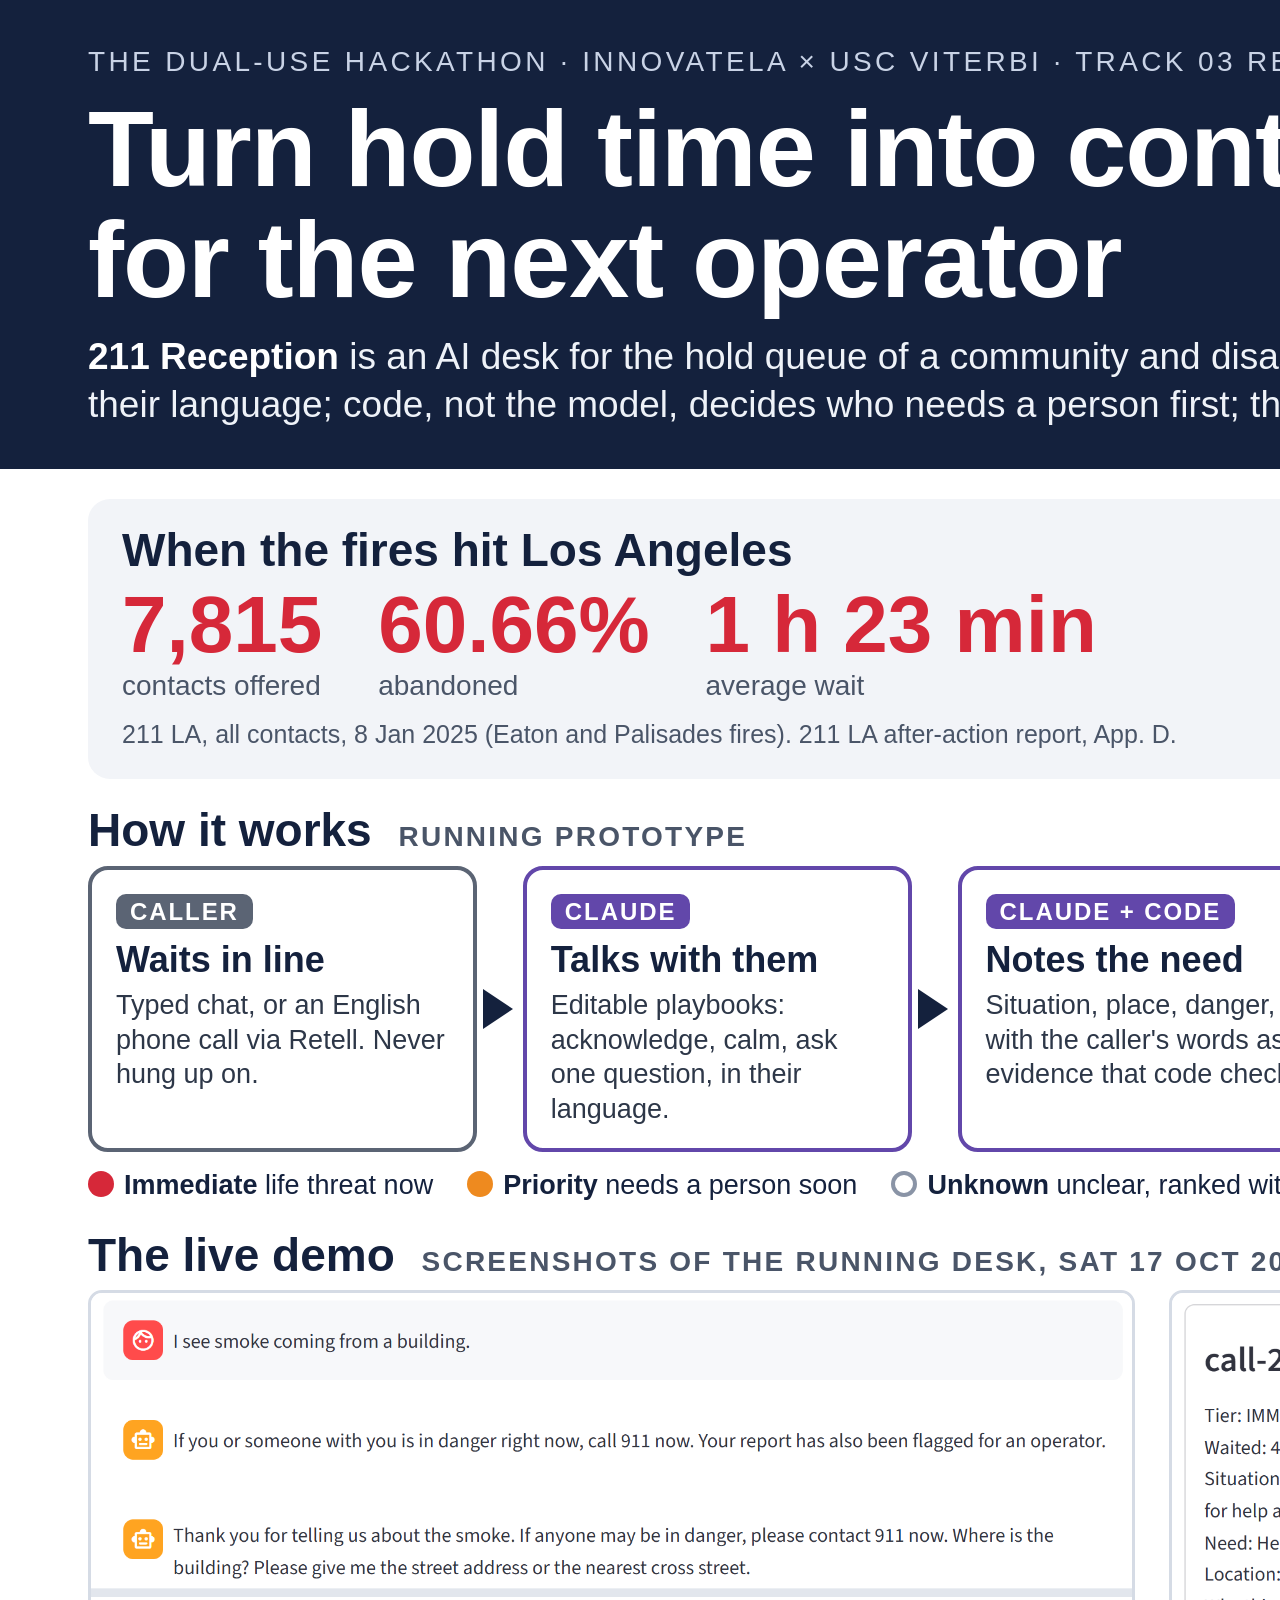
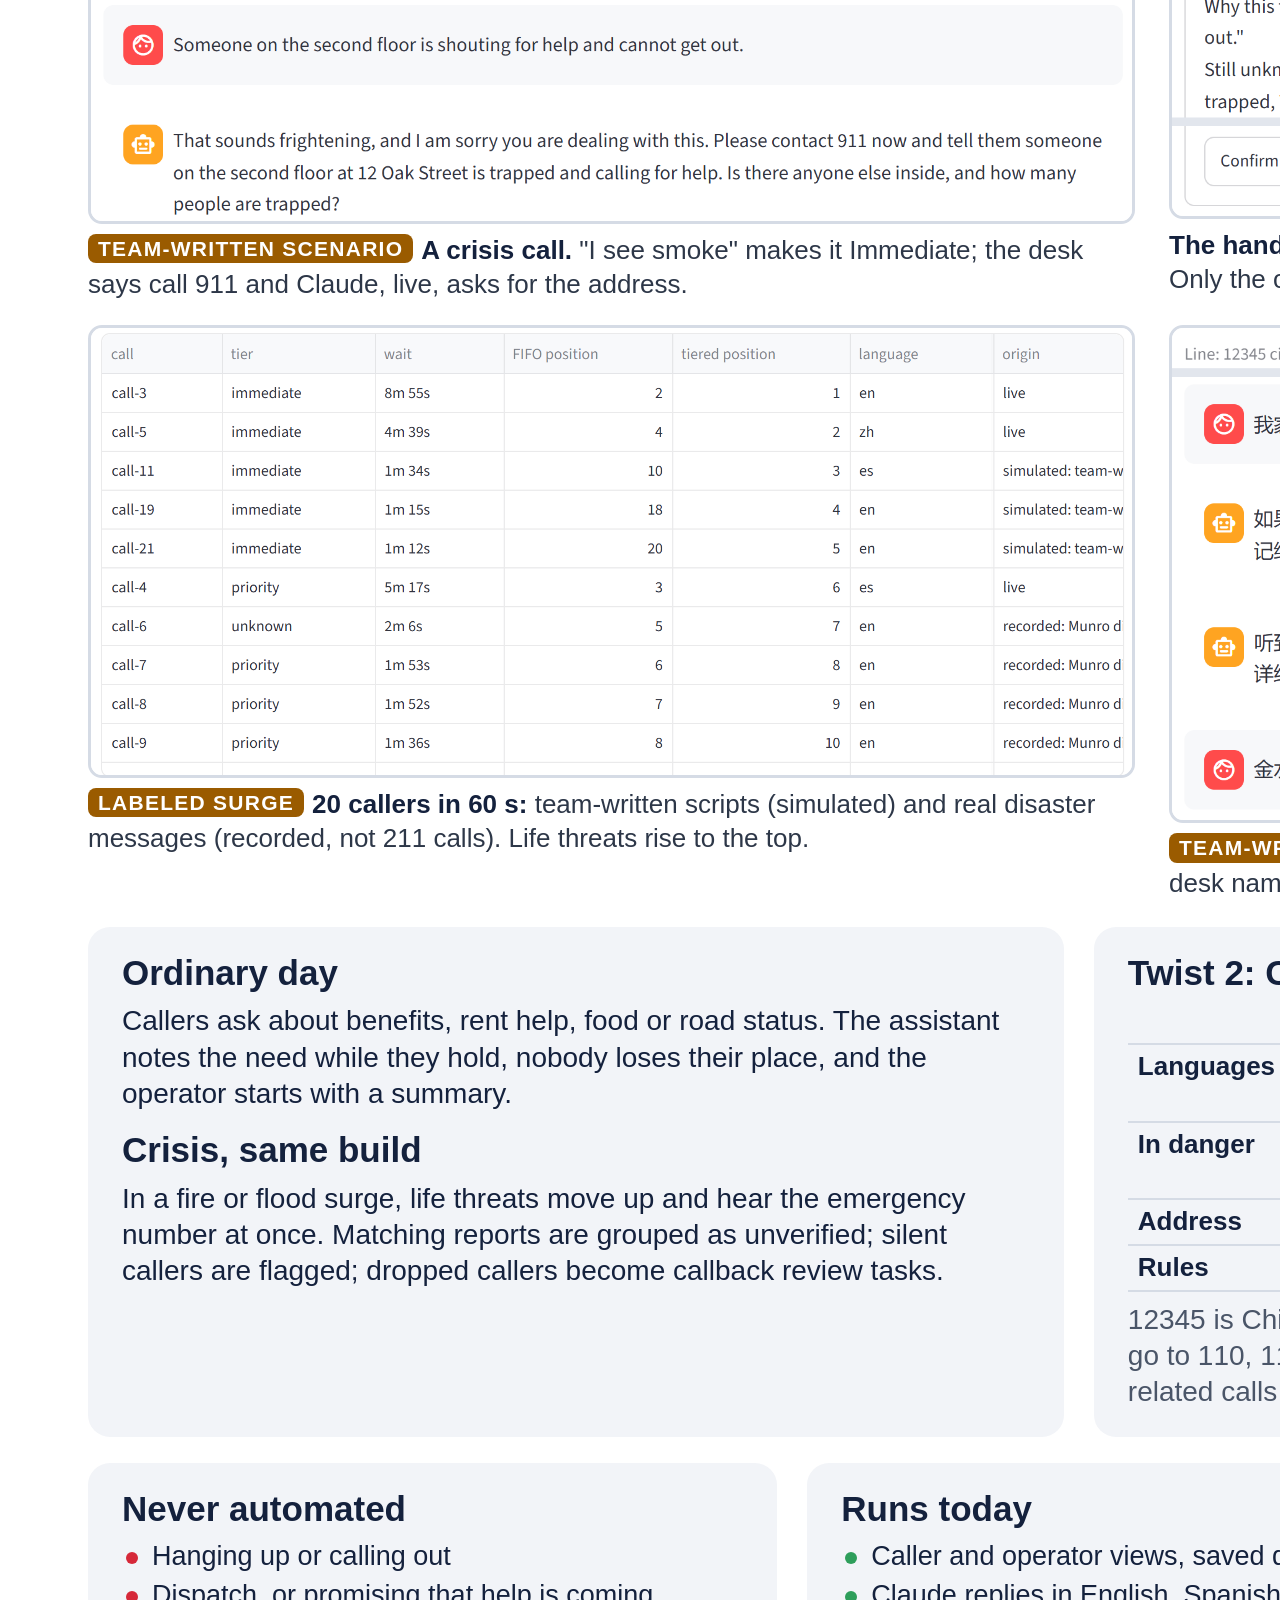
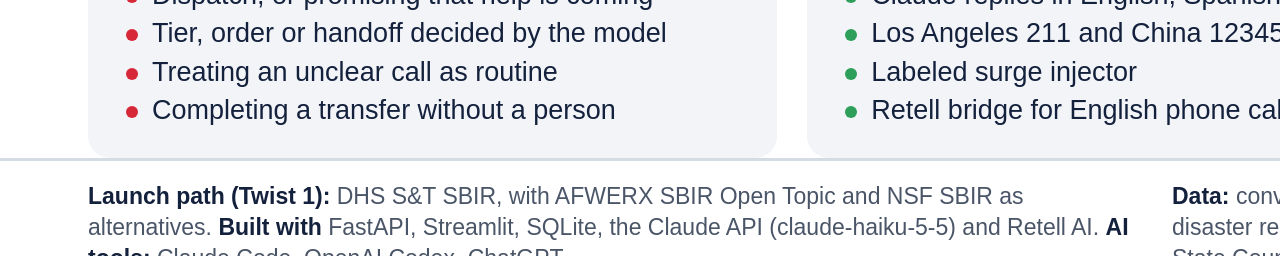
<file: docs/poster/poster.html>
<!doctype html>
<html lang="en">
<head>
<meta charset="utf-8">
<title>211 Reception poster</title>
<!-- Twist 3 poster, 24 x 36 in portrait. Sources and export command: docs/submission.md#poster. -->
<style>
@page { size: 24in 36in; margin: 0; }
:root {
  --ink: #14213d;
  --muted: #4a5568;
  --line: #d5dbe5;
  --tint: #f2f4f8;
  --claude: #6247aa;
  --code: #1d5fa8;
  --person: #0f7a5c;
  --caller: #5b6474;
  --immediate: #d62839;
  --priority: #ee8a1f;
  --unknown: #8a94a6;
  --normal: #2e9e5b;
  --sim: #9a5b00;
}
* { box-sizing: border-box; margin: 0; padding: 0; }
html, body { width: 2304px; height: 3456px; background: #fff; }
body {
  font-family: "Segoe UI", "Microsoft YaHei UI", "Microsoft YaHei", sans-serif;
  color: var(--ink);
  font-size: 31px;
  line-height: 1.3;
  -webkit-print-color-adjust: exact;
  print-color-adjust: exact;
}
.page { width: 2304px; height: 3456px; display: flex; flex-direction: column; overflow: hidden; }

header { background: var(--ink); color: #fff; padding: 44px 88px 40px; }
.kicker { font-size: 28px; letter-spacing: .12em; text-transform: uppercase; color: #c9d3e6; }
h1 { font-size: 108px; line-height: 1.02; font-weight: 700; letter-spacing: -.01em; margin: 14px 0 18px; }
.sub { font-size: 37px; line-height: 1.3; color: #eef2f8; max-width: 2130px; }
.sub b { color: #fff; }

main { flex: 1; padding: 30px 88px 0; display: flex; flex-direction: column; gap: 26px; }
h2 { font-size: 46px; line-height: 1.1; font-weight: 700; margin-bottom: 10px; }
h2 .tag { font-size: 28px; font-weight: 600; letter-spacing: .08em; text-transform: uppercase; color: var(--muted); margin-left: 14px; }
h3 { font-size: 35px; line-height: 1.15; margin-bottom: 10px; }
.note { font-size: 25px; line-height: 1.3; color: var(--muted); }

.problem { display: grid; grid-template-columns: 1.5fr 1fr; gap: 30px; }
.card { background: var(--tint); border-radius: 22px; padding: 26px 34px; }
.stats { display: flex; gap: 56px; margin: 4px 0 12px; }
.stat b { display: block; font-size: 80px; line-height: 1; font-weight: 700; color: var(--immediate); }
.stat span { font-size: 28px; color: var(--muted); }
.question { background: var(--ink); color: #fff; display: flex; flex-direction: column; justify-content: center; }
.question p { font-size: 34px; line-height: 1.28; }
.question .big { font-size: 56px; line-height: 1.1; font-weight: 700; margin: 8px 0 10px; }

.flow { display: grid; grid-template-columns: repeat(5, 1fr); gap: 46px; }
.step { position: relative; border-radius: 20px; padding: 20px 24px 22px; background: #fff; border: 4px solid var(--c); }
.step:not(:last-child)::after {
  content: ""; position: absolute; right: -40px; top: 50%; transform: translateY(-50%);
  border-left: 30px solid var(--ink); border-top: 20px solid transparent; border-bottom: 20px solid transparent;
}
.who { display: inline-block; font-size: 24px; font-weight: 700; letter-spacing: .08em; text-transform: uppercase; color: #fff; background: var(--c); border-radius: 10px; padding: 2px 14px; margin-bottom: 10px; }
.step h3 { font-size: 36px; margin-bottom: 8px; }
.step p { font-size: 27px; line-height: 1.28; color: #2d3748; }
.tiers { display: flex; flex-wrap: wrap; align-items: center; gap: 10px 34px; margin-top: 16px; font-size: 27px; }
.dot { display: inline-block; width: 26px; height: 26px; border-radius: 50%; vertical-align: -3px; margin-right: 10px; background: var(--t); }
.tiers .unknown .dot { background: #fff; border: 4px solid var(--unknown); }

.demo { display: grid; grid-template-columns: 1fr 1fr; gap: 24px 34px; align-items: start; }
figure { display: flex; flex-direction: column; }
.shot { border: 3px solid var(--line); border-radius: 14px; overflow: hidden; background: #fff; }
.shot img { display: block; width: 100%; height: auto; }
figcaption { font-size: 26px; line-height: 1.3; color: #2d3748; margin-top: 10px; }
figcaption b { color: var(--ink); }
.label { display: inline-block; font-size: 21px; font-weight: 700; letter-spacing: .06em; text-transform: uppercase; border-radius: 8px; padding: 1px 10px; margin-right: 8px; color: #fff; background: var(--sim); vertical-align: 3px; }

.lives { display: grid; grid-template-columns: 1fr 1.15fr; gap: 30px; }
.lives p { font-size: 28px; line-height: 1.3; }
table { width: 100%; border-collapse: collapse; font-size: 26px; line-height: 1.22; margin-bottom: 10px; }
th, td { text-align: left; vertical-align: top; padding: 6px 10px; border-bottom: 2px solid var(--line); }
th { font-size: 23px; letter-spacing: .04em; text-transform: uppercase; color: var(--muted); }
td:first-child { font-weight: 600; white-space: nowrap; }
.same { color: var(--person); font-weight: 700; }

.bottom { display: grid; grid-template-columns: 1fr 1fr 1fr; gap: 30px; }
ul { list-style: none; }
li { position: relative; padding-left: 30px; margin-bottom: 4px; font-size: 27px; line-height: 1.28; }
li::before { content: ""; position: absolute; left: 4px; top: 13px; width: 12px; height: 12px; border-radius: 50%; background: var(--ink); }
.never li::before { background: var(--immediate); }
.runs li::before { background: var(--normal); }
.notyet li::before { background: var(--unknown); }

footer { margin-top: auto; padding: 20px 88px 28px; border-top: 3px solid var(--line); font-size: 23px; line-height: 1.35; color: var(--muted); display: grid; grid-template-columns: 1fr 1fr; gap: 40px; }
footer b { color: var(--ink); }
</style>
</head>
<body>
<div class="page">
<header>
  <div class="kicker">The Dual-Use Hackathon · InnovateLA × USC Viterbi · Track 03 Resilience Comms (Retell AI)</div>
  <h1>Turn hold time into context<br>for the next operator</h1>
  <p class="sub"><b>211 Reception</b> is an AI desk for the hold queue of a community and disaster line. While callers
    wait, Claude talks with them in their language; code, not the model, decides who needs a person first; the
    operator who picks up gets a summary.</p>
</header>

<main>
  <section class="problem">
    <div class="card">
      <h2>When the fires hit Los Angeles</h2>
      <div class="stats">
        <div class="stat"><b>7,815</b><span>contacts offered</span></div>
        <div class="stat"><b>60.66%</b><span>abandoned</span></div>
        <div class="stat"><b>1 h 23 min</b><span>average wait</span></div>
      </div>
      <p class="note">211 LA, all contacts, 8 Jan 2025 (Eaton and Palisades fires). 211 LA after-action report, App. D.</p>
    </div>
    <div class="card question">
      <p>A first-come queue cannot tell a trapped person from a benefits question. The supervisor asks:</p>
      <p class="big">Who needs a person<br>right now?</p>
    </div>
  </section>

  <section>
    <h2>How it works <span class="tag">running prototype</span></h2>
    <div class="flow">
      <div class="step" style="--c: var(--caller)"><span class="who">Caller</span>
        <h3>Waits in line</h3>
        <p>Typed chat, or an English phone call via Retell. Never hung up on.</p></div>
      <div class="step" style="--c: var(--claude)"><span class="who">Claude</span>
        <h3>Talks with them</h3>
        <p>Editable playbooks: acknowledge, calm, ask one question, in their language.</p></div>
      <div class="step" style="--c: var(--claude)"><span class="who">Claude + code</span>
        <h3>Notes the need</h3>
        <p>Situation, place, danger, with the caller's words as evidence that code checks.</p></div>
      <div class="step" style="--c: var(--code)"><span class="who">Code</span>
        <h3>Ranks the queue</h3>
        <p>Fixed rules set the tier, first come within it. On danger the desk gives the emergency number.</p></div>
      <div class="step" style="--c: var(--person)"><span class="who">Person</span>
        <h3>Takes over</h3>
        <p>Reserve, then confirm. A failed transfer keeps the original arrival time.</p></div>
    </div>
    <div class="tiers">
      <span style="--t: var(--immediate)"><i class="dot"></i><b>Immediate</b> life threat now</span>
      <span style="--t: var(--priority)"><i class="dot"></i><b>Priority</b> needs a person soon</span>
      <span class="unknown"><i class="dot"></i><b>Unknown</b> unclear, ranked with Priority</span>
      <span style="--t: var(--normal)"><i class="dot"></i><b>Normal</b> routine, moves up after 30 min</span>
    </div>
  </section>

  <section>
    <h2>The live demo <span class="tag">screenshots of the running desk, Sat 17 Oct 2026</span></h2>
    <div class="demo">
      <figure>
        <div class="shot"><img src="screens/poster-caller.png" alt="Caller conversation about smoke at 12 Oak Street"></div>
        <figcaption><span class="label">Team-written scenario</span><b>A crisis call.</b> "I see smoke" makes it
          Immediate; the desk says call 911 and Claude, live, asks for the address.</figcaption>
      </figure>
      <figure>
        <div class="shot"><img src="screens/poster-handoff.png" alt="Operator handoff card with summary"></div>
        <figcaption><b>The handoff.</b> Tier, situation, place, the quotes behind the tier and what is still unknown.
          Only the operator's confirmation completes it.</figcaption>
      </figure>
      <figure>
        <div class="shot"><img src="screens/poster-surge.png" alt="Waiting queue during an injected surge"></div>
        <figcaption><span class="label">Labeled surge</span><b>20 callers in 60 s:</b> team-written scripts (simulated)
          and real disaster messages (recorded, not 211 calls). Life threats rise to the top.</figcaption>
      </figure>
      <figure>
        <div class="shot"><img src="screens/poster-cn12345.png" alt="Mandarin conversation on the 12345 line profile"></div>
        <figcaption><span class="label">Team-written scenario</span><b>Twist 2, China 12345 profile.</b> A flood call in
          Mandarin: the desk names 110, 119, 120; Claude asks for district, road, compound.</figcaption>
      </figure>
    </div>
  </section>

  <section class="lives">
    <div class="card">
      <h3>Ordinary day</h3>
      <p>Callers ask about benefits, rent help, food or road status. The assistant notes the need while they hold,
        nobody loses their place, and the operator starts with a summary.</p>
      <h3 style="margin-top: 18px">Crisis, same build</h3>
      <p>In a fire or flood surge, life threats move up and hear the emergency number at once. Matching reports are
        grouped as unverified; silent callers are flagged; dropped callers become callback review tasks.</p>
    </div>
    <div class="card">
      <h3>Twist 2: China's 12345 hotline</h3>
      <table>
        <tr><th></th><th>Los Angeles 211</th><th>China 12345</th></tr>
        <tr><td>Languages</td><td>English, Spanish, Mandarin</td><td>Mandarin, English</td></tr>
        <tr><td>In danger</td><td>911</td><td>110 police · 119 fire and rescue · 120 ambulance</td></tr>
        <tr><td>Address</td><td>number, street, city</td><td>district, road, number, compound, building, unit</td></tr>
        <tr><td>Rules</td><td colspan="2"><span class="same">Identical code:</span> tiers, order, handoff, human decision</td></tr>
      </table>
      <p class="note">12345 is China's local government hotline for non-emergency requests; emergencies go to 110, 119,
        120 and 122. It surges too: Beijing's 12345 took over 33,000 rain-related calls in 72 hours in July 2023.</p>
    </div>
  </section>

  <section class="bottom">
    <div class="card never">
      <h3>Never automated</h3>
      <ul>
        <li>Hanging up or calling out</li>
        <li>Dispatch, or promising that help is coming</li>
        <li>Tier, order or handoff decided by the model</li>
        <li>Treating an unclear call as routine</li>
        <li>Completing a transfer without a person</li>
      </ul>
    </div>
    <div class="card runs">
      <h3>Runs today</h3>
      <ul>
        <li>Caller and operator views, saved desk, audit trail</li>
        <li>Claude replies in English, Spanish, Mandarin</li>
        <li>Los Angeles 211 and China 12345 line profiles</li>
        <li>Labeled surge injector</li>
        <li>Retell bridge for English phone calls</li>
      </ul>
    </div>
    <div class="card notyet">
      <h3>Not yet, not measured</h3>
      <ul>
        <li>Voice transfer to a person; outbound callback</li>
        <li>Accuracy on real calls; effect on wait times</li>
        <li>Spanish or Chinese phone calls</li>
        <li>A 12345 partner, telephony, hosting, data review</li>
      </ul>
    </div>
  </section>
</main>

<footer>
  <div><b>Launch path (Twist 1):</b> DHS S&amp;T SBIR, with AFWERX SBIR Open Topic and NSF SBIR as alternatives.
    <b>Built with</b> FastAPI, Streamlit, SQLite, the Claude API (claude-haiku-5-5) and Retell AI.
    <b>AI tools:</b> Claude Code, OpenAI Codex, ChatGPT.</div>
  <div><b>Data:</b> conversations shown are team-written test scenarios, not real calls. Surge messages: Munro disaster
    response messages (CC BY 4.0). Arrival timing: Austin APD 911 calls for service. 12345 facts: State Council
    guidelines 国办发〔2022〕12号 and 国办函〔2025〕66号; Beijing Daily, 2 Aug 2023.</div>
</footer>
</div>
</body>
</html>
</file>
